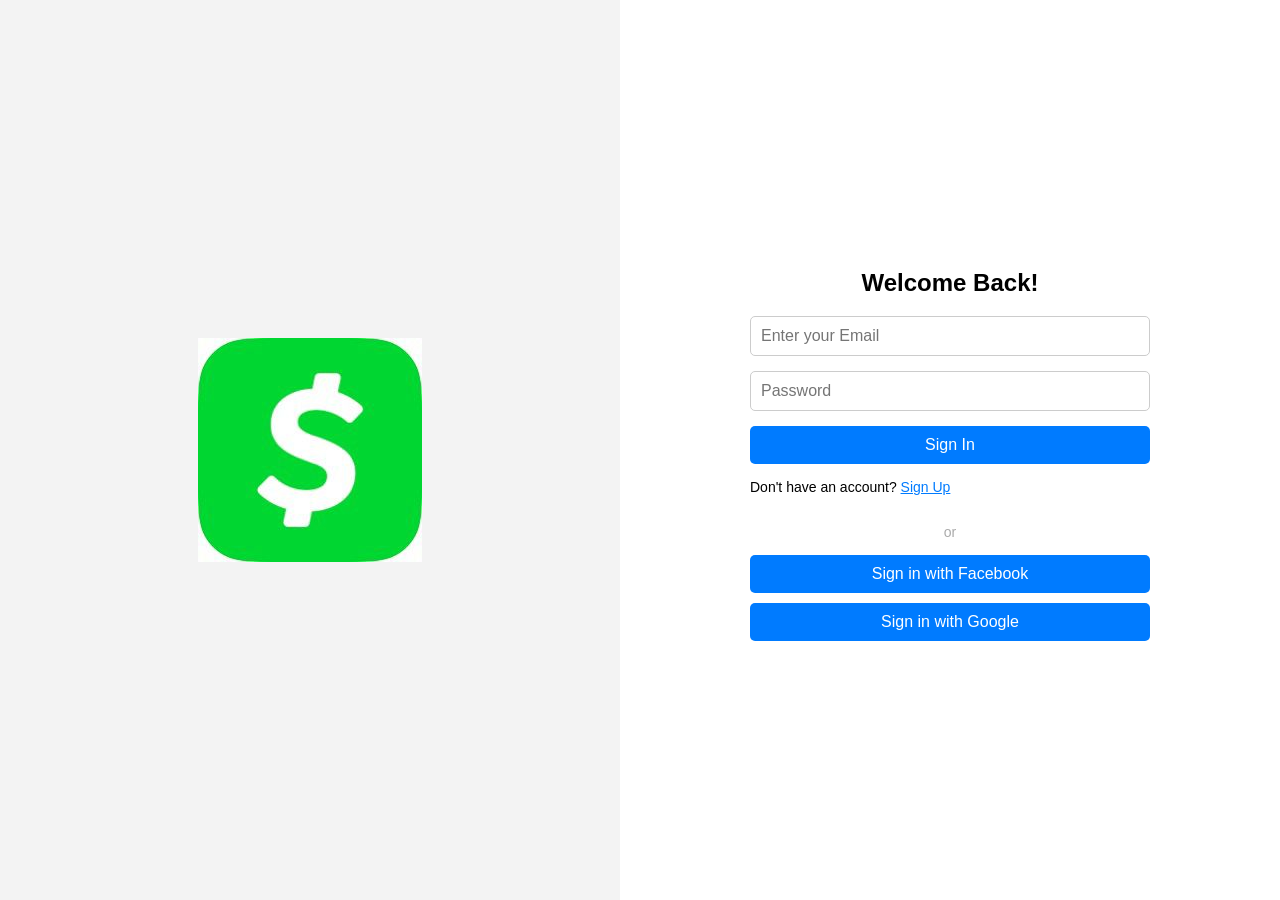
<file: signin.html>
<!DOCTYPE html>
<html lang="en">
<head>
    <meta charset="UTF-8">
    <meta name="viewport" content="width=device-width, initial-scale=1.0">
    <title>CashAppTrading</title>
    <link rel="stylesheet" href="css/signin.css">
</head>
<body>
    <div class="container">
        <!-- Left Photo Section -->
        <div class="photo-section">
            <img src="images/cashapptrading.jpg" alt="Sign Page Photo">
        </div>

        <!-- Right Form Section -->
        <div class="form-section">
            <div class="form-container">
                <!-- Toggleable Forms -->
                <form id="signInForm" class="form" method="POST" action="signin.php">
                    <h2>Welcome Back!</h2>
                    <input type="text" name="email" placeholder="Enter your Email" required>
                    <input type="password" name="password" placeholder="Password" required>
                    <button type="submit">Sign In</button>
                    <p>Don't have an account? <span class="toggle-link" id="toSignUp">Sign Up</span></p>
                    <div class="separator">or</div>
                    <button class="social-button facebook-button">Sign in with Facebook</button>
                    <button class="social-button google-button">Sign in with Google</button>
                </form>

                <form id="signUpForm" class="form hidden" method="POST" action="signup.php">
                    <h2>Create Account</h2>
                    <input type="text" name="username" placeholder="Username" required>
                    <input type="text" name="full_name" placeholder="Full Name" required>
                    <input type="tel" name="phone_number" placeholder="Phone Number" required>
                    <input type="email" name="email" placeholder="E-mail Address" required>
                    <select name="currency" required>
                        <option value="" disabled selected>Select Currency</option>
                        <option value="AFN">AFN - Afghan Afghani</option>
                        <option value="ALL">ALL - Albanian Lek</option>
                        <option value="DZD">DZD - Algerian Dinar</option>
                        <option value="AOA">AOA - Angolan Kwanza</option>
                        <option value="ARS">ARS - Argentine Peso</option>
                        <option value="AMD">AMD - Armenian Dram</option>
                        <option value="AWG">AWG - Aruban Florin</option>
                        <option value="AUD">AUD - Australian Dollar</option>
                        <option value="AZN">AZN - Azerbaijani Manat</option>
                        <option value="BAM">BAM - Bosnian Convertible Mark</option>
                        <option value="BBD">BBD - Barbadian Dollar</option>
                        <option value="BDT">BDT - Bangladeshi Taka</option>
                        <option value="BGN">BGN - Bulgarian Lev</option>
                        <option value="BHD">BHD - Bahraini Dinar</option>
                        <option value="BIF">BIF - Burundian Franc</option>
                        <option value="BMD">BMD - Bermudian Dollar</option>
                        <option value="BND">BND - Brunei Dollar</option>
                        <option value="BOB">BOB - Bolivian Boliviano</option>
                        <option value="BRL">BRL - Brazilian Real</option>
                        <option value="BSD">BSD - Bahamian Dollar</option>
                        <option value="BTN">BTN - Bhutanese Ngultrum</option>
                        <option value="BWP">BWP - Botswanan Pula</option>
                        <option value="BYN">BYN - Belarusian Ruble</option>
                        <option value="BZD">BZD - Belize Dollar</option>
                        <option value="CAD">CAD - Canadian Dollar</option>
                        <option value="CDF">CDF - Congolese Franc</option>
                        <option value="CHF">CHF - Swiss Franc</option>
                        <option value="CLP">CLP - Chilean Peso</option>
                        <option value="CNY">CNY - Chinese Yuan</option>
                        <option value="COP">COP - Colombian Peso</option>
                        <option value="CRC">CRC - Costa Rican Colón</option>
                        <option value="CUP">CUP - Cuban Peso</option>
                        <option value="CVE">CVE - Cape Verdean Escudo</option>
                        <option value="CZK">CZK - Czech Koruna</option>
                        <option value="DJF">DJF - Djiboutian Franc</option>
                        <option value="DKK">DKK - Danish Krone</option>
                        <option value="DOP">DOP - Dominican Peso</option>
                        <option value="DZD">DZD - Algerian Dinar</option>
                        <option value="EGP">EGP - Egyptian Pound</option>
                        <option value="ERN">ERN - Eritrean Nakfa</option>
                        <option value="ETB">ETB - Ethiopian Birr</option>
                        <option value="EUR">EUR - Euro</option>
                        <option value="FJD">FJD - Fijian Dollar</option>
                        <option value="FKP">FKP - Falkland Islands Pound</option>
                        <option value="GBP">GBP - British Pound</option>
                        <option value="GEL">GEL - Georgian Lari</option>
                        <option value="GGP">GGP - Guernsey Pound</option>
                        <option value="GHS">GHS - Ghanaian Cedi</option>
                        <option value="GIP">GIP - Gibraltar Pound</option>
                        <option value="GMD">GMD - Gambian Dalasi</option>
                        <option value="GNF">GNF - Guinean Franc</option>
                        <option value="GTQ">GTQ - Guatemalan Quetzal</option>
                        <option value="GYD">GYD - Guyanaese Dollar</option>
                        <option value="HKD">HKD - Hong Kong Dollar</option>
                        <option value="HNL">HNL - Honduran Lempira</option>
                        <option value="HRK">HRK - Croatian Kuna</option>
                        <option value="HTG">HTG - Haitian Gourde</option>
                        <option value="HUF">HUF - Hungarian Forint</option>
                        <option value="IDR">IDR - Indonesian Rupiah</option>
                        <option value="ILS">ILS - Israeli New Shekel</option>
                        <option value="IMP">IMP - Isle of Man Pound</option>
                        <option value="INR">INR - Indian Rupee</option>
                        <option value="IQD">IQD - Iraqi Dinar</option>
                        <option value="IRR">IRR - Iranian Rial</option>
                        <option value="ISK">ISK - Icelandic Króna</option>
                        <option value="JMD">JMD - Jamaican Dollar</option>
                        <option value="JOD">JOD - Jordanian Dinar</option>
                        <option value="JPY">JPY - Japanese Yen</option>
                        <option value="KES">KES - Kenyan Shilling</option>
                        <option value="KGS">KGS - Kyrgyzstani Som</option>
                        <option value="KHR">KHR - Cambodian Riel</option>
                        <option value="KMF">KMF - Comorian Franc</option>
                        <option value="KRW">KRW - South Korean Won</option>
                        <option value="KWD">KWD - Kuwaiti Dinar</option>
                        <option value="KYD">KYD - Cayman Islands Dollar</option>
                        <option value="KZT">KZT - Kazakhstani Tenge</option>
                        <option value="LAK">LAK - Laotian Kip</option>
                        <option value="LBP">LBP - Lebanese Pound</option>
                        <option value="LKR">LKR - Sri Lankan Rupee</option>
                        <option value="LRD">LRD - Liberian Dollar</option>
                        <option value="LSL">LSL - Lesotho Loti</option>
                        <option value="LTL">LTL - Lithuanian Litas</option>
                        <option value="LVL">LVL - Latvian Lats</option>
                        <option value="LYD">LYD - Libyan Dinar</option>
                        <option value="MAD">MAD - Moroccan Dirham</option>
                        <option value="MDL">MDL - Moldovan Leu</option>
                        <option value="MGA">MGA - Malagasy Ariary</option>
                        <option value="MKD">MKD - Macedonian Denar</option>
                        <option value="MMK">MMK - Burmese Kyat</option>
                        <option value="MNT">MNT - Mongolian Tögrög</option>
                        <option value="MOP">MOP - Macanese Pataca</option>
                        <option value="MRO">MRO - Mauritanian Ouguiya</option>
                        <option value="MRU">MRU - Mauritian Rupee</option>
                        <option value="MTL">MTL - Maltese Lira</option>
                        <option value="MUR">MUR - Mauritian Rupee</option>
                        <option value="MVR">MVR - Maldivian Rufiyaa</option>
                        <option value="MWK">MWK - Malawian Kwacha</option>
                        <option value="MXN">MXN - Mexican Peso</option>
                        <option value="MYR">MYR - Malaysian Ringgit</option>
                        <option value="MZN">MZN - Mozambican Metical</option>
                        <option value="NAD">NAD - Namibian Dollar</option>
                        <option value="NGN">NGN - Nigerian Naira</option>
                        <option value="NIO">NIO - Nicaraguan Córdoba</option>
                        <option value="NOK">NOK - Norwegian Krone</option>
                        <option value="NPR">NPR - Nepalese Rupee</option>
                        <option value="NZD">NZD - New Zealand Dollar</option>
                        <option value="OMR">OMR - Omani Rial</option>
                        <option value="PAB">PAB - Panamanian Balboa</option>
                        <option value="PEN">PEN - Peruvian Nuevo Sol</option>
                        <option value="PGK">PGK - Papua New Guinean Kina</option>
                        <option value="PHP">PHP - Philippine Peso</option>
                        <option value="PKR">PKR - Pakistani Rupee</option>
                        <option value="PLN">PLN - Polish Zloty</option>
                        <option value="PYG">PYG - Paraguayan Guarani</option>
                        <option value="QAR">QAR - Qatari Riyal</option>
                        <option value="RON">RON - Romanian Leu</option>
                        <option value="RSD">RSD - Serbian Dinar</option>
                        <option value="RUB">RUB - Russian Ruble</option>
                        <option value="RWF">RWF - Rwandan Franc</option>
                        <option value="SAR">SAR - Saudi Riyal</option>
                        <option value="SBD">SBD - Solomon Islands Dollar</option>
                        <option value="SCR">SCR - Seychellois Rupee</option>
                        <option value="SEK">SEK - Swedish Krona</option>
                        <option value="SGD">SGD - Singapore Dollar</option>
                        <option value="SHP">SHP - Saint Helena Pound</option>
                        <option value="SLL">SLL - Sierra Leonean Leone</option>
                        <option value="SOS">SOS - Somali Shilling</option>
                        <option value="SPL">SPL - São Tomé and Príncipe dobra</option>
                        <option value="SRD">SRD - Surinamese Dollar</option>
                        <option value="SSP">SSP - South Sudanese Pound</option>
                        <option value="STD">STD - São Tomé and Príncipe Dobra</option>
                        <option value="SYP">SYP - Syrian Pound</option>
                        <option value="SZL">SZL - Swazi Lilangeni</option>
                        <option value="THB">THB - Thai Baht</option>
                        <option value="TJS">TJS - Tajikistani Somoni</option>
                        <option value="TMT">TMT - Turkmenistani Manat</option>
                        <option value="TND">TND - Tunisian Dinar</option>
                        <option value="TOP">TOP - Tongan Paʻanga</option>
                        <option value="TRY">TRY - Turkish Lira</option>
                        <option value="TTD">TTD - Trinidad and Tobago Dollar</option>
                        <option value="TWD">TWD - Taiwan Dollar</option>
                        <option value="TZS">TZS - Tanzanian Shilling</option>
                        <option value="UAH">UAH - Ukrainian Hryvnia</option>
                        <option value="UGX">UGX - Ugandan Shilling</option>
                        <option value="USD">USD - United States Dollar</option>
                        <option value="UYU">UYU - Uruguayan Peso</option>
                        <option value="UZS">UZS - Uzbekistani Som</option>
                        <option value="VND">VND - Vietnamese Đồng</option>
                        <option value="VUV">VUV - Vanuatu Vatu</option>
                        <option value="WST">WST - Samoan Tala</option>
                        <option value="XAF">XAF - Central African CFA Franc</option>
                        <option value="XAG">XAG - Silver (one ounce)</option>
                        <option value="XAU">XAU - Gold (one ounce)</option>
                        <option value="XCD">XCD - East Caribbean Dollar</option>
                        <option value="XOF">XOF - West African CFA Franc</option>
                        <option value="XPF">XPF - CFP Franc</option>
                        <option value="YER">YER - Yemeni Rial</option>
                        <option value="ZAR">ZAR - South African Rand</option>
                        <option value="ZMK">ZMK - Zambian Kwacha</option>
                        <option value="ZWL">ZWL - Zimbabwean Dollar</option>
                    </select>                    
                    <select name="country" required>
                        <option value="" disabled selected>Select Country</option>
                        <option value="Afghanistan">Afghanistan</option>
                        <option value="Albania">Albania</option>
                        <option value="Algeria">Algeria</option>
                        <option value="Andorra">Andorra</option>
                        <option value="Angola">Angola</option>
                        <option value="Antigua and Barbuda">Antigua and Barbuda</option>
                        <option value="Argentina">Argentina</option>
                        <option value="Armenia">Armenia</option>
                        <option value="Australia">Australia</option>
                        <option value="Austria">Austria</option>
                        <option value="Azerbaijan">Azerbaijan</option>
                        <option value="Bahamas">Bahamas</option>
                        <option value="Bahrain">Bahrain</option>
                        <option value="Bangladesh">Bangladesh</option>
                        <option value="Barbados">Barbados</option>
                        <option value="Belarus">Belarus</option>
                        <option value="Belgium">Belgium</option>
                        <option value="Belize">Belize</option>
                        <option value="Benin">Benin</option>
                        <option value="Bhutan">Bhutan</option>
                        <option value="Bolivia">Bolivia</option>
                        <option value="Bosnia and Herzegovina">Bosnia and Herzegovina</option>
                        <option value="Botswana">Botswana</option>
                        <option value="Brazil">Brazil</option>
                        <option value="Brunei">Brunei</option>
                        <option value="Bulgaria">Bulgaria</option>
                        <option value="Burkina Faso">Burkina Faso</option>
                        <option value="Burundi">Burundi</option>
                        <option value="Cabo Verde">Cabo Verde</option>
                        <option value="Cambodia">Cambodia</option>
                        <option value="Cameroon">Cameroon</option>
                        <option value="Canada">Canada</option>
                        <option value="Central African Republic">Central African Republic</option>
                        <option value="Chad">Chad</option>
                        <option value="Chile">Chile</option>
                        <option value="China">China</option>
                        <option value="Colombia">Colombia</option>
                        <option value="Comoros">Comoros</option>
                        <option value="Congo">Congo</option>
                        <option value="Congo (Democratic Republic)">Congo (Democratic Republic)</option>
                        <option value="Costa Rica">Costa Rica</option>
                        <option value="Croatia">Croatia</option>
                        <option value="Cuba">Cuba</option>
                        <option value="Cyprus">Cyprus</option>
                        <option value="Czech Republic">Czech Republic</option>
                        <option value="Denmark">Denmark</option>
                        <option value="Djibouti">Djibouti</option>
                        <option value="Dominica">Dominica</option>
                        <option value="Dominican Republic">Dominican Republic</option>
                        <option value="Ecuador">Ecuador</option>
                        <option value="Egypt">Egypt</option>
                        <option value="El Salvador">El Salvador</option>
                        <option value="Equatorial Guinea">Equatorial Guinea</option>
                        <option value="Eritrea">Eritrea</option>
                        <option value="Estonia">Estonia</option>
                        <option value="Eswatini">Eswatini</option>
                        <option value="Ethiopia">Ethiopia</option>
                        <option value="Fiji">Fiji</option>
                        <option value="Finland">Finland</option>
                        <option value="France">France</option>
                        <option value="Gabon">Gabon</option>
                        <option value="Gambia">Gambia</option>
                        <option value="Georgia">Georgia</option>
                        <option value="Germany">Germany</option>
                        <option value="Ghana">Ghana</option>
                        <option value="Greece">Greece</option>
                        <option value="Grenada">Grenada</option>
                        <option value="Guatemala">Guatemala</option>
                        <option value="Guinea">Guinea</option>
                        <option value="Guinea-Bissau">Guinea-Bissau</option>
                        <option value="Guyana">Guyana</option>
                        <option value="Haiti">Haiti</option>
                        <option value="Honduras">Honduras</option>
                        <option value="Hungary">Hungary</option>
                        <option value="Iceland">Iceland</option>
                        <option value="India">India</option>
                        <option value="Indonesia">Indonesia</option>
                        <option value="Iran">Iran</option>
                        <option value="Iraq">Iraq</option>
                        <option value="Ireland">Ireland</option>
                        <option value="Israel">Israel</option>
                        <option value="Italy">Italy</option>
                        <option value="Jamaica">Jamaica</option>
                        <option value="Japan">Japan</option>
                        <option value="Jordan">Jordan</option>
                        <option value="Kazakhstan">Kazakhstan</option>
                        <option value="Kenya">Kenya</option>
                        <option value="Kiribati">Kiribati</option>
                        <option value="Korea (North)">Korea (North)</option>
                        <option value="Korea (South)">Korea (South)</option>
                        <option value="Kuwait">Kuwait</option>
                        <option value="Kyrgyzstan">Kyrgyzstan</option>
                        <option value="Laos">Laos</option>
                        <option value="Latvia">Latvia</option>
                        <option value="Lebanon">Lebanon</option>
                        <option value="Lesotho">Lesotho</option>
                        <option value="Liberia">Liberia</option>
                        <option value="Libya">Libya</option>
                        <option value="Liechtenstein">Liechtenstein</option>
                        <option value="Lithuania">Lithuania</option>
                        <option value="Luxembourg">Luxembourg</option>
                        <option value="Madagascar">Madagascar</option>
                        <option value="Malawi">Malawi</option>
                        <option value="Malaysia">Malaysia</option>
                        <option value="Maldives">Maldives</option>
                        <option value="Mali">Mali</option>
                        <option value="Malta">Malta</option>
                        <option value="Marshall Islands">Marshall Islands</option>
                        <option value="Mauritania">Mauritania</option>
                        <option value="Mauritius">Mauritius</option>
                        <option value="Mexico">Mexico</option>
                        <option value="Micronesia">Micronesia</option>
                        <option value="Moldova">Moldova</option>
                        <option value="Monaco">Monaco</option>
                        <option value="Mongolia">Mongolia</option>
                        <option value="Montenegro">Montenegro</option>
                        <option value="Morocco">Morocco</option>
                        <option value="Mozambique">Mozambique</option>
                        <option value="Myanmar">Myanmar</option>
                        <option value="Namibia">Namibia</option>
                        <option value="Nauru">Nauru</option>
                        <option value="Nepal">Nepal</option>
                        <option value="Netherlands">Netherlands</option>
                        <option value="New Zealand">New Zealand</option>
                        <option value="Nicaragua">Nicaragua</option>
                        <option value="Niger">Niger</option>
                        <option value="Nigeria">Nigeria</option>
                        <option value="North Macedonia">North Macedonia</option>
                        <option value="Norway">Norway</option>
                        <option value="Oman">Oman</option>
                        <option value="Pakistan">Pakistan</option>
                        <option value="Palau">Palau</option>
                        <option value="Panama">Panama</option>
                        <option value="Papua New Guinea">Papua New Guinea</option>
                        <option value="Paraguay">Paraguay</option>
                        <option value="Peru">Peru</option>
                        <option value="Philippines">Philippines</option>
                        <option value="Poland">Poland</option>
                        <option value="Portugal">Portugal</option>
                        <option value="Qatar">Qatar</option>
                        <option value="Romania">Romania</option>
                        <option value="Russia">Russia</option>
                        <option value="Rwanda">Rwanda</option>
                        <option value="Saint Kitts and Nevis">Saint Kitts and Nevis</option>
                        <option value="Saint Lucia">Saint Lucia</option>
                        <option value="Saint Vincent and the Grenadines">Saint Vincent and the Grenadines</option>
                        <option value="Samoa">Samoa</option>
                        <option value="San Marino">San Marino</option>
                        <option value="Sao Tome and Principe">Sao Tome and Principe</option>
                        <option value="Saudi Arabia">Saudi Arabia</option>
                        <option value="Senegal">Senegal</option>
                        <option value="Serbia">Serbia</option>
                        <option value="Seychelles">Seychelles</option>
                        <option value="Sierra Leone">Sierra Leone</option>
                        <option value="Singapore">Singapore</option>
                        <option value="Slovakia">Slovakia</option>
                        <option value="Slovenia">Slovenia</option>
                        <option value="Solomon Islands">Solomon Islands</option>
                        <option value="Somalia">Somalia</option>
                        <option value="South Africa">South Africa</option>
                        <option value="South Sudan">South Sudan</option>
                        <option value="Spain">Spain</option>
                        <option value="Sri Lanka">Sri Lanka</option>
                        <option value="Sudan">Sudan</option>
                        <option value="Suriname">Suriname</option>
                        <option value="Sweden">Sweden</option>
                        <option value="Switzerland">Switzerland</option>
                        <option value="Syria">Syria</option>
                        <option value="Taiwan">Taiwan</option>
                        <option value="Tajikistan">Tajikistan</option>
                        <option value="Tanzania">Tanzania</option>
                        <option value="Thailand">Thailand</option>
                        <option value="Timor-Leste">Timor-Leste</option>
                        <option value="Togo">Togo</option>
                        <option value="Tonga">Tonga</option>
                        <option value="Trinidad and Tobago">Trinidad and Tobago</option>
                        <option value="Tunisia">Tunisia</option>
                        <option value="Turkey">Turkey</option>
                        <option value="Turkmenistan">Turkmenistan</option>
                        <option value="Tuvalu">Tuvalu</option>
                        <option value="Uganda">Uganda</option>
                        <option value="Ukraine">Ukraine</option>
                        <option value="United Arab Emirates">United Arab Emirates</option>
                        <option value="United Kingdom">United Kingdom</option>
                        <option value="United States">United States</option>
                        <option value="Uruguay">Uruguay</option>
                        <option value="Uzbekistan">Uzbekistan</option>
                        <option value="Vanuatu">Vanuatu</option>
                        <option value="Vatican City">Vatican City</option>
                        <option value="Venezuela">Venezuela</option>
                        <option value="Vietnam">Vietnam</option>
                        <option value="Yemen">Yemen</option>
                        <option value="Zambia">Zambia</option>
                        <option value="Zimbabwe">Zimbabwe</option>
                    </select>                    
                    <input type="password" name="password" placeholder="Password" required>
                    <input type="password" name="confirm_password" placeholder="Confirm Password" required>
                    <p>
                        <input type="checkbox" name="terms" required>
                        I agree to the <a href="#" class="terms-link">Terms and Conditions</a>.
                    </p>
                    <button type="submit">Register</button>
                    <p>Already have an account? <span class="toggle-link" id="toSignIn">Sign In</span></p>
                </form>
            </div>
        </div>
    </div>

    <script>
        // Toggle between Sign In and Sign Up forms
document.getElementById('toSignUp').addEventListener('click', function() {
    document.getElementById('signInForm').classList.add('hidden');
    document.getElementById('signUpForm').classList.remove('hidden');
});

document.getElementById('toSignIn').addEventListener('click', function() {
    document.getElementById('signUpForm').classList.add('hidden');
    document.getElementById('signInForm').classList.remove('hidden');
});
    </script>
</body>
</html>
</file>
<file: css/signin.css>
/* General Styles */
body {
    margin: 0;
    font-family: Arial, sans-serif;
    display: flex;
    height: 100vh;
}

.container {
    display: flex;
    width: 100%;
}

/* Left Section */
.photo-section {
    flex: 1;
    background-color: #f3f3f3;
    display: flex;
    justify-content: center;
    align-items: center;
}

.photo-section img {
    max-width: 100%;
    max-height: 100%;
    object-fit: cover;
}

/* Right Section */
.form-section {
    flex: 1;
    background-color: #ffffff;
    display: flex;
    flex-direction: column;
    justify-content: center;
    align-items: center;
    padding: 20px;
}

.form-container {
    width: 100%;
    max-width: 400px;
}

/* Form Styles */
.form {
    display: flex;
    flex-direction: column;
    text-align: center;
}

.form input, .form select {
    margin-bottom: 15px;
    padding: 10px;
    font-size: 16px;
    border: 1px solid #ccc;
    border-radius: 5px;
}

.form p {
    font-size: 14px;
    text-align: left;
    margin-top: 5px;
}

.terms-link {
    color: #007bff;
    text-decoration: underline;
    cursor: pointer;
}

.form button {
    padding: 10px;
    font-size: 16px;
    color: white;
    background-color: #007bff;
    border: none;
    border-radius: 5px;
    cursor: pointer;
    margin-bottom: 10px;
}

.form button:hover {
    background-color: #0056b3;
}

/* Social Buttons */
.social-button {
    padding: 10px;
    font-size: 16px;
    border-radius: 5px;
    cursor: pointer;
    margin-bottom: 10px;
    border: none;
}

.facebook-button {
    background-color: #4267B2;
    color: white;
}

.google-button {
    background-color: #DB4437;
    color: white;
}

.facebook-button:hover {
    background-color: #365899;
}

.google-button:hover {
    background-color: #c23321;
}

/* Toggle Link */
.toggle-link {
    color: #007bff;
    cursor: pointer;
    text-decoration: underline;
}

.toggle-link:hover {
    color: #0056b3;
}

/* Separator */
.separator {
    margin: 15px 0;
    font-size: 14px;
    color: #aaa;
}

.hidden {
    display: none;
}
</file>
